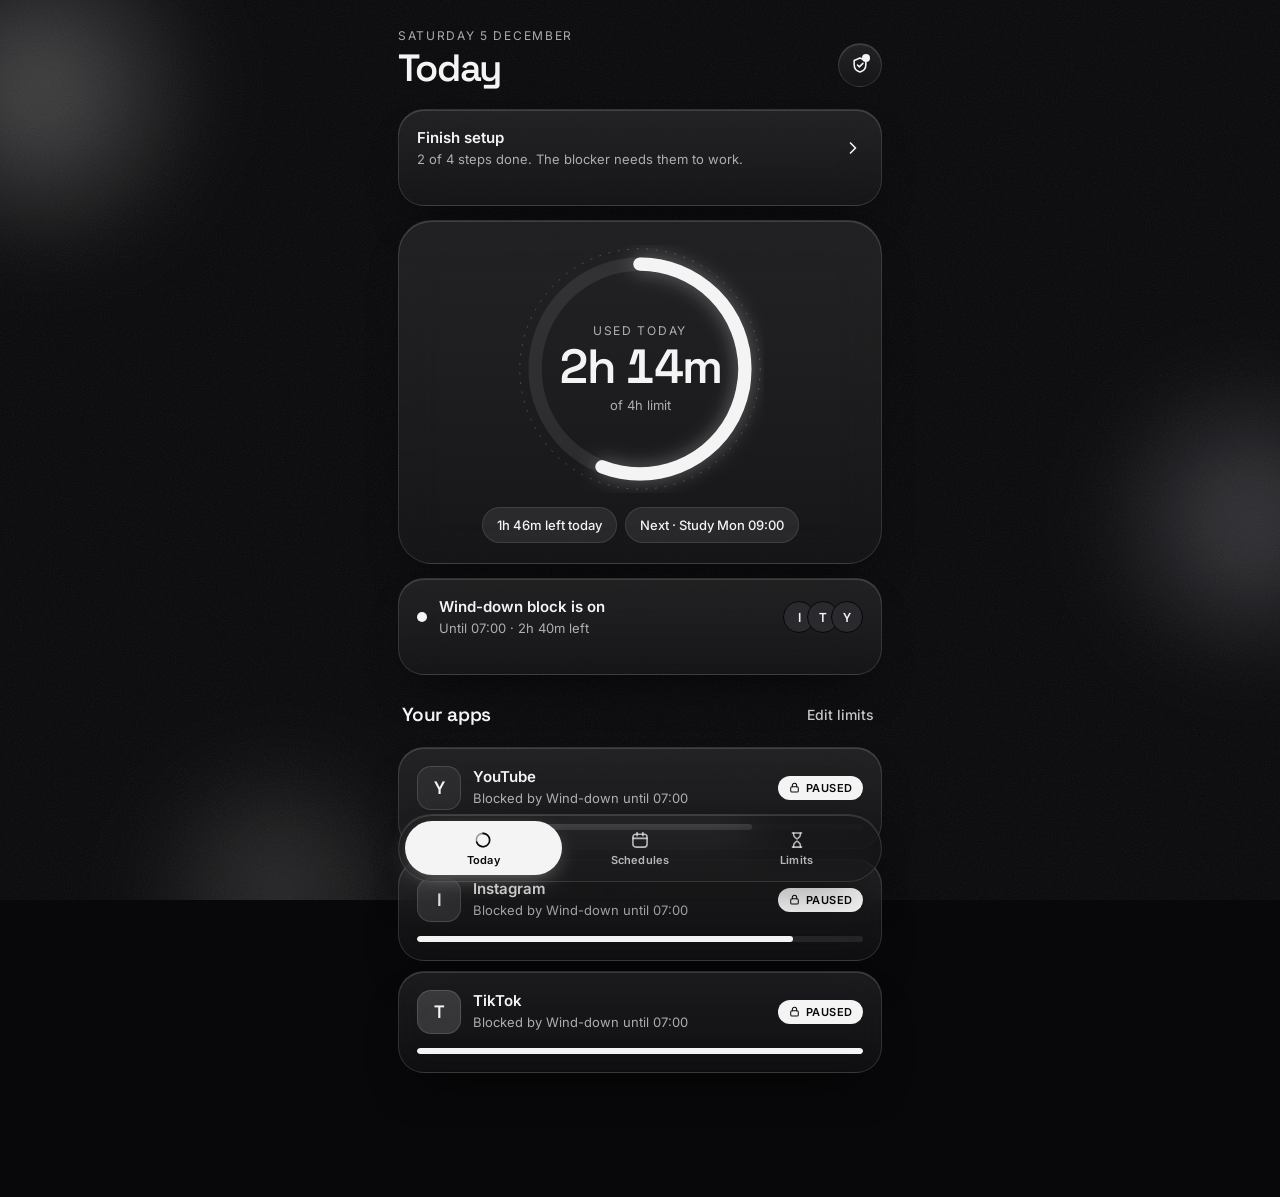
<file: app/src/main/assets/www/index.html>
<!doctype html>
<html lang="en">
<head>
<meta charset="utf-8">
<meta name="viewport" content="width=device-width, initial-scale=1, viewport-fit=cover">
<title>Smart Blocker</title>
<link rel="stylesheet" href="app.css">
</head>
<body>

<!-- Moving, blurred circles behind the glass -->
<div class="bg" aria-hidden="true">
  <div class="orb o1"></div>
  <div class="orb o2"></div>
  <div class="orb o3"></div>
  <svg class="grain"><filter id="grain"><feTurbulence type="fractalNoise" baseFrequency="0.85" numOctaves="3" stitchTiles="stitch"></feTurbulence></filter><rect width="100%" height="100%" filter="url(#grain)"></rect></svg>
</div>

<div class="app">
  <header id="head" class="head"></header>
  <main id="view" class="view"></main>
</div>

<nav id="nav" class="glass nav" aria-label="Sections"></nav>
<div id="sheet" class="sheet-layer" aria-hidden="true"></div>
<div id="toast" class="toast" role="status" aria-live="polite"></div>

<script src="app.js"></script>
</body>
</html>
</file>
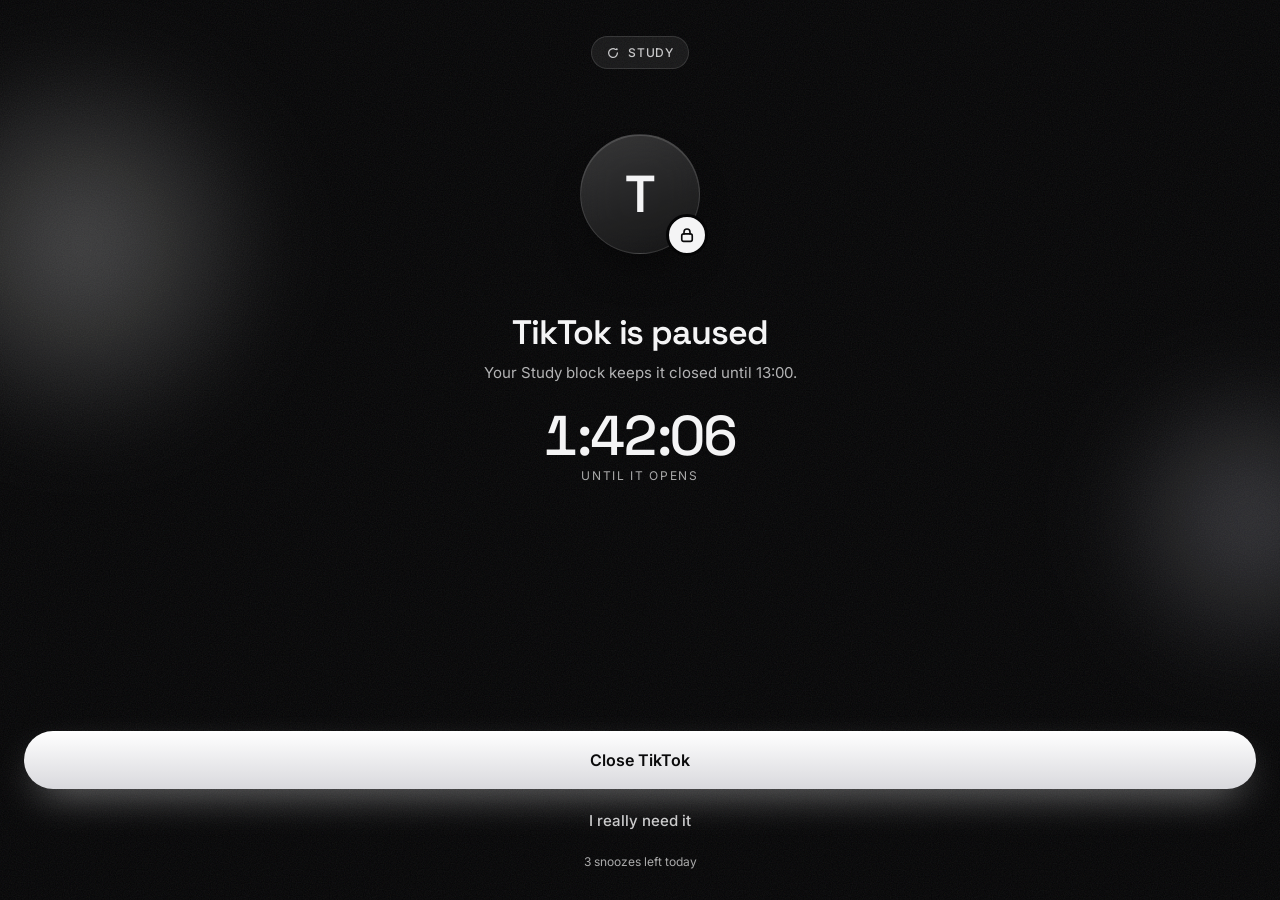
<file: app/src/main/assets/www/block.html>
<!doctype html>
<html lang="en">
<head>
<meta charset="utf-8">
<meta name="viewport" content="width=device-width, initial-scale=1, viewport-fit=cover">
<title>App paused</title>
<link rel="stylesheet" href="app.css">
</head>
<body class="block-page">

<div class="bg" aria-hidden="true">
  <div class="orb o1" style="left:-10%;top:4%;width:420px;height:420px"></div>
  <div class="orb o2"></div>
  <svg class="grain"><filter id="grain"><feTurbulence type="fractalNoise" baseFrequency="0.85" numOctaves="3" stitchTiles="stitch"></feTurbulence></filter><rect width="100%" height="100%" filter="url(#grain)"></rect></svg>
</div>

<main class="block">
  <span class="label-pill"><svg viewBox="0 0 24 24" fill="none" stroke="currentColor" stroke-width="2.2" stroke-linecap="round" aria-hidden="true"><path d="M19.5 12a7.5 7.5 0 1 1-3.2-6.15"/><circle cx="18.5" cy="5.5" r="1.6" fill="currentColor" stroke="none"/></svg><span id="label">Smart Blocker</span></span>
  <div class="halo" aria-hidden="true">
    <span class="wave"></span><span class="wave"></span><span class="wave"></span>
    <div class="glass app-orb" id="letter"></div>
    <span class="badge"><svg viewBox="0 0 24 24" fill="none" stroke="currentColor" stroke-width="2.2" stroke-linecap="round" stroke-linejoin="round"><rect x="5" y="10.5" width="14" height="10" rx="2.5"/><path d="M8 10.5V8a4 4 0 0 1 8 0v2.5"/></svg></span>
  </div>
  <h1 id="title">This app is paused</h1>
  <p class="detail" id="detail"></p>
  <div class="countdown">
    <span class="clock" id="clock" role="timer">0:00:00</span>
    <span class="cap">until it opens</span>
  </div>
</main>

<footer class="actions" id="actions"></footer>

<script>
'use strict';
/* The block screen. Kotlin (BlockActivity.kt) calls setData({...}) with the app and the reason. */
const Native = window.Android || {
  close() { console.log('In the app this goes to the home screen.'); },
  snooze() { console.log('In the app this opens the app for 5 minutes.'); return true; },
  openApp() {}
};
const $ = (s) => document.querySelector(s);
let D = null;          // data about the blocked app
let phase = 'idle';    // 'idle' | 'wait' | 'ready' | 'free'
let wait = 10;
let waitTimer = null;

function esc(t) {
  return String(t == null ? '' : t).replace(/[&<>"']/g, (c) => ({ '&': '&amp;', '<': '&lt;', '>': '&gt;', '"': '&quot;', "'": '&#39;' }[c]));
}
function pad(n) { return String(n).padStart(2, '0'); }
function snoozeText(n) { return n === 1 ? '1 snooze left today' : n + ' snoozes left today'; }

window.setData = function (data) {
  D = data;
  phase = 'idle';
  clearInterval(waitTimer);
  $('#label').textContent = D.label || 'Smart Blocker';
  $('#letter').textContent = (D.name || '?').charAt(0).toUpperCase();
  $('#title').textContent = D.title || 'This app is paused';
  $('#detail').textContent = D.detail || '';
  tick();
  drawActions();
};

function tick() {
  if (!D) return;
  const ms = Math.max(0, Number(D.until) - Date.now());
  const s = Math.floor(ms / 1000);
  $('#clock').textContent = Math.floor(s / 3600) + ':' + pad(Math.floor((s % 3600) / 60)) + ':' + pad(s % 60);
  if (ms === 0 && phase !== 'free') { phase = 'free'; drawActions(); }
}
setInterval(tick, 1000);

function drawActions() {
  const a = $('#actions');
  const name = esc(D.name || 'this app');
  if (phase === 'free') {
    a.innerHTML = '<p class="muted center">You can open ' + name + ' again.</p>' +
      '<button class="btn-primary" data-a="close">Back to home</button>';
    return;
  }
  if (phase === 'wait') {
    a.innerHTML = '<div class="wait"><span class="wait-ring">' +
      '<svg viewBox="0 0 128 128" aria-hidden="true"><circle cx="64" cy="64" r="54" fill="none" stroke="rgba(255,255,255,.1)" stroke-width="6"/>' +
      '<circle id="waitArc" class="wait-arc" cx="64" cy="64" r="54" fill="none" stroke="#f4f4f5" stroke-width="6" stroke-linecap="round" stroke-dasharray="339.29" transform="rotate(-90 64 64)" style="stroke-dashoffset:0px"/></svg>' +
      '<span class="wait-num" id="waitNum" aria-live="polite">' + wait + '</span></span>' +
      '<span class="t" id="breath">Breathe in slowly…</span>' +
      '<button class="btn-text" data-a="cancel">Cancel</button></div>';
    return;
  }
  if (phase === 'ready') {
    a.innerHTML = '<button class="glass btn-glass" data-a="snooze">Open ' + name + ' for 5 minutes</button>' +
      '<button class="btn-primary sheen" data-a="close">Never mind, close it</button>' +
      '<p class="muted small center">' + snoozeText(D.left) + '</p>';
    return;
  }
  let extra = '';
  if (D.snooze && D.left > 0) {
    extra = '<button class="btn-text" data-a="need">I really need it</button><p class="muted small center">' + snoozeText(D.left) + '</p>';
  } else {
    extra = '<p class="muted small center">' + (D.left > 0 ? 'Snoozes are off for this one.' : 'No snoozes left today.') + '</p>';
  }
  a.innerHTML = '<button class="btn-primary sheen" data-a="close">Close ' + name + '</button>' + extra;
}

function setArc() {
  const arc = $('#waitArc');
  if (arc) arc.style.strokeDashoffset = (339.29 * (1 - wait / 10)).toFixed(2) + 'px';
}

const actions = {
  close() { Native.close(); },
  need() {
    phase = 'wait';
    wait = 10;
    drawActions();
    clearInterval(waitTimer);
    waitTimer = setInterval(() => {
      wait -= 1;
      if (wait <= 0) {
        clearInterval(waitTimer);
        phase = 'ready';
        drawActions();
        return;
      }
      $('#waitNum').textContent = wait;
      $('#breath').textContent = wait > 5 ? 'Breathe in slowly…' : '…and breathe out';
      setArc();
    }, 1000);
  },
  cancel() { clearInterval(waitTimer); phase = 'idle'; drawActions(); },
  snooze() {
    const ok = Native.snooze();
    if (!ok) {
      D.snooze = false;
      D.left = 0;
      phase = 'idle';
      drawActions();
    }
  }
};

document.addEventListener('click', (e) => {
  const el = e.target.closest('[data-a]');
  if (el && actions[el.dataset.a]) actions[el.dataset.a]();
});

/* In a normal browser, show example data so you can work on the design. */
if (!window.Android) {
  window.setData({
    pkg: 'com.zhiliaoapp.musically', name: 'TikTok', title: 'TikTok is paused',
    detail: 'Your Study block keeps it closed until 13:00.', label: 'Study',
    until: Date.now() + 6128000, snooze: true, left: 3
  });
}
</script>
</body>
</html>
</file>
<file: app/src/main/assets/www/app.css>
/* =========================================================
   Smart Blocker — styles (shared by index.html and block.html)
   Glass = a see-through card that blurs what is behind it.
   ========================================================= */

/* ---------- Fonts (files are inside the app, so they work offline) ---------- */
@font-face { font-family: 'Inter'; src: url('fonts/inter-latin-400-normal.woff2') format('woff2'); font-weight: 400; font-display: swap; }
@font-face { font-family: 'Inter'; src: url('fonts/inter-latin-500-normal.woff2') format('woff2'); font-weight: 500; font-display: swap; }
@font-face { font-family: 'Inter'; src: url('fonts/inter-latin-600-normal.woff2') format('woff2'); font-weight: 600; font-display: swap; }
@font-face { font-family: 'Inter'; src: url('fonts/inter-latin-700-normal.woff2') format('woff2'); font-weight: 700; font-display: swap; }
@font-face { font-family: 'Space Grotesk'; src: url('fonts/space-grotesk-latin-500-normal.woff2') format('woff2'); font-weight: 500; font-display: swap; }
@font-face { font-family: 'Space Grotesk'; src: url('fonts/space-grotesk-latin-600-normal.woff2') format('woff2'); font-weight: 600; font-display: swap; }
@font-face { font-family: 'Space Grotesk'; src: url('fonts/space-grotesk-latin-700-normal.woff2') format('woff2'); font-weight: 700; font-display: swap; }

/* ---------- Design tokens (change these to restyle everything) ---------- */
:root {
  --bg: #08080a;
  --text: #f4f4f5;
  --muted: rgba(244, 244, 245, .68);
  --line: rgba(255, 255, 255, .08);
  --edge: rgba(255, 255, 255, .12);
  --display: 'Space Grotesk', 'Inter', system-ui, sans-serif;
  --body: 'Inter', system-ui, -apple-system, 'Segoe UI', Roboto, sans-serif;
  --ease: cubic-bezier(.2, .8, .2, 1);
  --spring: cubic-bezier(.3, 1.45, .5, 1);
}

* { box-sizing: border-box; }
html, body { margin: 0; background: var(--bg); color: var(--text); font-family: var(--body); -webkit-font-smoothing: antialiased; }
body { min-height: 100vh; overflow-x: hidden; -webkit-tap-highlight-color: transparent; -webkit-user-select: none; user-select: none; }
input { -webkit-user-select: text; user-select: text; }
button, input { font: inherit; color: inherit; }
button { cursor: pointer; }
p { margin: 0; }
b { font-weight: 600; color: var(--text); }
.sr { position: absolute; width: 1px; height: 1px; overflow: hidden; clip: rect(0 0 0 0); white-space: nowrap; }

/* ---------- Moving background ---------- */
.bg { position: fixed; inset: 0; pointer-events: none; overflow: hidden; z-index: 0; }
.orb { position: absolute; border-radius: 50%; filter: blur(40px); will-change: transform; }
.o1 { width: 360px; height: 360px; left: -140px; top: -90px; background: radial-gradient(circle, rgba(255,255,255,.28), rgba(255,255,255,0) 68%); animation: drift1 18s ease-in-out infinite; }
.o2 { width: 320px; height: 320px; right: -130px; top: 40%; background: radial-gradient(circle, rgba(165,165,175,.34), rgba(165,165,175,0) 68%); animation: drift2 23s ease-in-out infinite; }
.o3 { width: 300px; height: 300px; left: 10%; bottom: -140px; background: radial-gradient(circle, rgba(255,255,255,.16), rgba(255,255,255,0) 68%); animation: drift3 27s ease-in-out infinite; }
.grain { position: absolute; inset: 0; width: 100%; height: 100%; opacity: .08; mix-blend-mode: overlay; }
@keyframes drift1 { 0%, 100% { transform: translate(0, 0) scale(1); } 50% { transform: translate(70px, 110px) scale(1.2); } }
@keyframes drift2 { 0%, 100% { transform: translate(0, 0) scale(1); } 50% { transform: translate(-80px, -60px) scale(.88); } }
@keyframes drift3 { 0%, 100% { transform: translate(0, 0) scale(1); } 50% { transform: translate(50px, -90px) scale(1.1); } }

/* ---------- Glass ---------- */
.glass {
  background: linear-gradient(180deg, rgba(255,255,255,.085), rgba(255,255,255,.03));
  border: 1px solid var(--edge);
  box-shadow: inset 0 1px 0 rgba(255,255,255,.14), 0 24px 48px -24px rgba(0,0,0,.75);
  -webkit-backdrop-filter: blur(22px) saturate(140%);
  backdrop-filter: blur(22px) saturate(140%);
}

/* ---------- Layout helpers ---------- */
.app { position: relative; z-index: 1; max-width: 520px; margin: 0 auto; padding: 18px 18px 124px; }
.head { display: flex; align-items: flex-end; justify-content: space-between; gap: 12px; margin: 10px 0 22px; }
.head-text { display: flex; flex-direction: column; gap: 6px; min-width: 0; }
.view { display: flex; flex-direction: column; gap: 14px; }
.row { display: flex; align-items: center; gap: 12px; min-width: 0; }
.row.wrap { flex-wrap: wrap; gap: 8px; }
.row-between { display: flex; align-items: center; justify-content: space-between; gap: 12px; width: 100%; }
.row-between.top { align-items: flex-start; }
.row-between.baseline { align-items: baseline; }
.col { display: flex; flex-direction: column; gap: 3px; min-width: 0; }
.col.gap { gap: 10px; }
.grow { flex: 1; min-width: 0; }
.pad-x { padding: 4px 4px 0; }
.center { text-align: center; }
.ellipsis { overflow: hidden; text-overflow: ellipsis; white-space: nowrap; }

/* ---------- Text ---------- */
.cap { font-size: 12px; letter-spacing: .14em; text-transform: uppercase; color: var(--muted); }
.h1 { margin: 0; font-family: var(--display); font-weight: 600; font-size: 38px; letter-spacing: -.03em; line-height: 1; }
.h2 { margin: 0; font-family: var(--display); font-weight: 600; font-size: 19px; letter-spacing: -.01em; }
.t { font-size: 15px; font-weight: 600; }
.muted { font-size: 13px; line-height: 1.45; color: var(--muted); }
.small { font-size: 12px; }
.big { font-family: var(--display); font-weight: 600; font-size: 46px; letter-spacing: -.04em; line-height: 1.05; font-variant-numeric: tabular-nums; }
.dim { opacity: .42; transition: opacity .3s; }

/* ---------- Cards ---------- */
.card { border-radius: 26px; padding: 18px; display: flex; flex-direction: column; gap: 14px; width: 100%; text-align: left; color: var(--text); }
button.card { font: inherit; }
.card.inner { border-radius: 22px; padding: 16px; gap: 12px; }
.card.list { gap: 0; padding-bottom: 6px; }
.card.list > .row-between, .card.list > .h2 { margin-bottom: 8px; }

/* ---------- Ring (Today) ---------- */
.ring-card { align-items: center; border-radius: 34px; padding: 24px 18px 20px; }
.ring-wrap { position: relative; width: 248px; height: 248px; display: block; }
.ring { width: 248px; height: 248px; display: block; }
.ring-center { position: absolute; inset: 0; display: flex; flex-direction: column; align-items: center; justify-content: center; gap: 4px; }
.ring-center .big { font-size: 48px; }
.ring-fill { filter: drop-shadow(0 0 10px rgba(255,255,255,.35)); transition: stroke-dashoffset .7s var(--ease); }
.ring-in { animation: ringIn 1.6s cubic-bezier(.65, 0, .35, 1) .2s backwards; }
@keyframes ringIn { from { stroke-dashoffset: 691.15px; } }
.spin { transform-box: fill-box; transform-origin: center; animation: spin 60s linear infinite; }
@keyframes spin { to { transform: rotate(360deg); } }
.chips { display: flex; flex-wrap: wrap; justify-content: center; gap: 8px; }
.chip { padding: 9px 14px; border-radius: 999px; background: rgba(255,255,255,.08); border: 1px solid rgba(255,255,255,.1); font-size: 13px; font-weight: 500; }

/* ---------- Bars ---------- */
.bar { display: block; height: 6px; border-radius: 99px; background: rgba(255,255,255,.08); overflow: hidden; }
.bar.thin { height: 4px; }
.bar-fill { display: block; height: 100%; border-radius: 99px; background: var(--text); transform-origin: left center; transition: width .5s var(--ease); }
.bar-in { animation: barIn 1.3s var(--ease) .35s backwards; }
@keyframes barIn { from { transform: scaleX(0); } }

/* ---------- Small pieces ---------- */
.avatar { width: 44px; height: 44px; flex-shrink: 0; border-radius: 14px; display: inline-flex; align-items: center; justify-content: center; font-family: var(--display); font-weight: 600; font-size: 18px; border: 1px solid rgba(255,255,255,.14); background: rgba(255,255,255,.1); }
.avatar.md { width: 40px; height: 40px; border-radius: 13px; font-size: 16px; }
.avatar.sm { width: 32px; height: 32px; border-radius: 50%; font-size: 13px; margin-left: -8px; border: 1.5px solid var(--bg); background-color: #2a2a2e !important; }
.avatars { display: flex; padding-left: 8px; }
.pill-solid { display: inline-flex; align-items: center; gap: 5px; padding: 5px 10px; border-radius: 999px; background: var(--text); color: #0a0a0b; font-size: 11px; font-weight: 600; letter-spacing: .05em; text-transform: uppercase; white-space: nowrap; }
.pill-solid svg { width: 13px; height: 13px; }
.live-dot { width: 10px; height: 10px; border-radius: 50%; background: var(--text); flex-shrink: 0; }
.ping { animation: ping 2s cubic-bezier(0, 0, .2, 1) infinite; }
@keyframes ping { 0% { box-shadow: 0 0 0 0 rgba(255,255,255,.55); } 100% { box-shadow: 0 0 0 12px rgba(255,255,255,0); } }

/* ---------- Buttons ---------- */
.icon-btn { width: 44px; height: 44px; flex-shrink: 0; border-radius: 50%; display: inline-flex; align-items: center; justify-content: center; padding: 0; color: var(--text); transition: transform .15s; position: relative; }
.icon-btn:active, .press:active, .btn-primary:active, .btn-glass:active, button.card:active { transform: scale(.96); }
button.card { transition: transform .15s; }
.setup-btn .dot { position: absolute; top: 10px; right: 11px; width: 8px; height: 8px; border-radius: 50%; background: var(--text); }
.btn-primary { height: 58px; width: 100%; border: 0; border-radius: 999px; display: flex; align-items: center; justify-content: center; gap: 10px; background: linear-gradient(180deg, #ffffff, #d9d9dd); color: #0a0a0b; font-weight: 600; font-size: 16px; box-shadow: 0 16px 40px -14px rgba(255,255,255,.5); transition: transform .15s; text-decoration: none; }
.btn-glass { height: 58px; width: 100%; border-radius: 999px; font-weight: 600; font-size: 16px; transition: transform .15s; }
.btn-text { min-height: 48px; width: 100%; border: 0; background: none; font-size: 15px; font-weight: 500; color: rgba(244,244,245,.82); }
.btn-text.danger { color: rgba(244,244,245,.7); text-decoration: underline; text-underline-offset: 3px; }
.btn-small { align-self: flex-start; margin-top: 8px; min-height: 40px; padding: 0 16px; border-radius: 999px; border: 1px solid rgba(255,255,255,.22); background: rgba(255,255,255,.08); font-size: 14px; font-weight: 600; }
.btn-small.solid { margin: 0; background: var(--text); color: #0a0a0b; border-color: var(--text); }
.link { display: inline-flex; align-items: center; gap: 6px; min-height: 44px; padding: 0 4px; border: 0; background: none; font-size: 14px; font-weight: 500; color: rgba(244,244,245,.8); }
.link svg { width: 18px; height: 18px; }
.sheen { position: relative; overflow: hidden; }
.sheen::after { content: ""; position: absolute; top: 0; bottom: 0; left: 0; width: 40%; background: linear-gradient(100deg, rgba(255,255,255,0), rgba(255,255,255,.95), rgba(255,255,255,0)); transform: translateX(-160%); animation: sheen 4.5s ease-in-out 1.2s infinite; }
@keyframes sheen { 0% { transform: translateX(-160%); } 35%, 100% { transform: translateX(360%); } }

/* ---------- Switch ---------- */
.switch-btn { flex-shrink: 0; width: 64px; height: 44px; padding: 0; border: 0; background: none; display: flex; align-items: center; justify-content: flex-end; }
.sw { position: relative; display: block; width: 52px; height: 32px; border-radius: 999px; background: rgba(255,255,255,.08); border: 1px solid rgba(255,255,255,.2); transition: background .3s, border-color .3s; }
.sw .knob { position: absolute; top: 3px; left: 3px; width: 24px; height: 24px; border-radius: 50%; background: rgba(244,244,245,.78); transition: transform .45s var(--spring), background .3s; }
.sw.on { background: var(--text); border-color: var(--text); }
.sw.on .knob { transform: translateX(20px); background: #0a0a0b; }

/* ---------- Schedules ---------- */
.sched-main { flex: 1; min-width: 0; display: flex; flex-direction: column; align-items: flex-start; gap: 6px; padding: 0; border: 0; background: none; text-align: left; }
.time { font-family: var(--display); font-size: 30px; font-weight: 500; letter-spacing: -.02em; font-variant-numeric: tabular-nums; }
.days { display: flex; gap: 5px; }
.day { width: 30px; height: 30px; border-radius: 50%; display: flex; align-items: center; justify-content: center; font-size: 12px; font-weight: 600; background: rgba(255,255,255,.06); color: rgba(244,244,245,.62); }
.day.on { background: var(--text); color: #0a0a0b; }
.new-block { min-height: 60px; width: 100%; border-radius: 22px; display: flex; align-items: center; justify-content: center; gap: 10px; border: 1px dashed rgba(255,255,255,.3); background: rgba(255,255,255,.03); font-weight: 600; font-size: 15px; }

/* ---------- Lists (Limits, reminders) ---------- */
.li { display: flex; align-items: center; gap: 10px; padding: 10px 0; border-top: 1px solid var(--line); }
.limit-val { min-width: 58px; text-align: center; font-family: var(--display); font-size: 16px; font-weight: 600; font-variant-numeric: tabular-nums; }

/* ---------- Range slider ---------- */
input[type=range] { -webkit-appearance: none; appearance: none; width: 100%; height: 44px; background: transparent; margin: 0; }
input[type=range]::-webkit-slider-runnable-track { height: 6px; border-radius: 99px; background: rgba(255,255,255,.16); }
input[type=range]::-webkit-slider-thumb { -webkit-appearance: none; width: 28px; height: 28px; border-radius: 50%; background: var(--text); margin-top: -11px; box-shadow: 0 0 0 7px rgba(255,255,255,.12), 0 8px 18px rgba(0,0,0,.55); }
input[type=range]::-moz-range-track { height: 6px; border-radius: 99px; background: rgba(255,255,255,.16); }
input[type=range]::-moz-range-thumb { width: 28px; height: 28px; border: 0; border-radius: 50%; background: var(--text); }

/* ---------- Bottom navigation ---------- */
.nav { position: fixed; z-index: 5; left: 50%; bottom: 18px; transform: translateX(-50%); width: calc(100% - 36px); max-width: 484px; height: 68px; border-radius: 999px; padding: 6px; display: grid; grid-template-columns: repeat(3, minmax(0, 1fr)); background: rgba(24,24,27,.55); }
.nav-pill { position: absolute; top: 6px; bottom: 6px; left: 6px; width: calc((100% - 12px) / 3); border-radius: 999px; background: var(--text); box-shadow: 0 8px 24px -8px rgba(255,255,255,.45); transition: transform .55s cubic-bezier(.3, 1.25, .5, 1); }
.tab { position: relative; z-index: 1; border: 0; background: none; border-radius: 999px; display: flex; flex-direction: column; align-items: center; justify-content: center; gap: 3px; font-size: 11px; font-weight: 600; letter-spacing: .02em; color: rgba(244,244,245,.72); transition: color .35s; }
.tab.on { color: #0a0a0b; }

/* ---------- Bottom sheets (panels that slide up) ---------- */
.sheet-layer { position: fixed; inset: 0; z-index: 10; pointer-events: none; }
.sheet-layer.open { pointer-events: auto; }
.scrim { position: absolute; inset: 0; background: rgba(0,0,0,.55); opacity: 0; transition: opacity .35s; }
.sheet-layer.open .scrim { opacity: 1; }
.panel { position: absolute; left: 0; right: 0; bottom: 0; max-width: 560px; margin: 0 auto; max-height: 92%; overflow-y: auto; border-radius: 30px 30px 0 0; padding: 22px 18px 30px; display: flex; flex-direction: column; gap: 14px; background: linear-gradient(180deg, rgba(30,30,34,.92), rgba(14,14,16,.96)); transform: translateY(105%); transition: transform .5s var(--ease); scrollbar-width: none; }
.panel::-webkit-scrollbar { display: none; }
.sheet-layer.open .panel { transform: none; }
.sheet-head { display: flex; align-items: center; justify-content: space-between; gap: 12px; }

.steps { list-style: none; margin: 0; padding: 0; display: flex; flex-direction: column; }
.step { display: flex; gap: 14px; padding: 14px 0; border-top: 1px solid var(--line); }
.step-num { width: 32px; height: 32px; flex-shrink: 0; border-radius: 50%; display: flex; align-items: center; justify-content: center; font-family: var(--display); font-weight: 600; border: 1px solid rgba(255,255,255,.25); }
.step.done .step-num { background: var(--text); color: #0a0a0b; border-color: var(--text); }
.step-num svg { width: 16px; height: 16px; }
.ok { margin-top: 6px; font-size: 13px; font-weight: 600; color: var(--muted); }
.hint { display: block; margin-top: 10px; padding: 12px 14px; border-radius: 16px; background: rgba(255,255,255,.05); font-size: 12.5px; line-height: 1.5; color: var(--muted); }
.tecno { border-top: 1px solid var(--line); padding-top: 12px; }
.tecno summary { min-height: 44px; display: flex; align-items: center; font-weight: 600; cursor: pointer; }
.tecno ul, .bullets { margin: 8px 0 0; padding-left: 20px; display: flex; flex-direction: column; gap: 6px; }

.field { width: 100%; height: 56px; border-radius: 18px; padding: 0 18px; font-size: 17px; font-weight: 500; outline: none; transition: border-color .25s, box-shadow .25s; }
.field:focus { border-color: rgba(255,255,255,.55); box-shadow: 0 0 0 4px rgba(255,255,255,.08); }
.search { display: flex; align-items: center; gap: 10px; height: 52px; border-radius: 18px; padding: 0 16px; }
.search input { flex: 1; min-width: 0; height: 100%; border: 0; background: none; outline: none; font-size: 16px; }
.pick-list { display: flex; flex-direction: column; }
.pick-row { width: 100%; min-height: 60px; display: flex; align-items: center; gap: 12px; padding: 8px 4px; border: 0; border-top: 1px solid var(--line); background: none; text-align: left; }
.chk { width: 28px; height: 28px; flex-shrink: 0; border-radius: 50%; border: 1.5px solid rgba(255,255,255,.35); display: flex; align-items: center; justify-content: center; color: transparent; transition: background .3s, border-color .3s, color .3s, transform .35s var(--spring); }
.chk svg { width: 16px; height: 16px; }
.chk.on { background: var(--text); border-color: var(--text); color: #0a0a0b; transform: scale(1.06); }

.grid2 { display: grid; grid-template-columns: repeat(2, minmax(0, 1fr)); gap: 12px; }
.time-box { gap: 6px; }
.time-box .big { font-size: 40px; }
.time-box .row { gap: 8px; }
.track { position: relative; display: block; height: 12px; border-radius: 99px; background: rgba(255,255,255,.07); overflow: hidden; }
.seg-fill { position: absolute; top: 0; bottom: 0; border-radius: 99px; background: var(--text); box-shadow: 0 0 14px rgba(255,255,255,.45); }
.ticks { display: flex; justify-content: space-between; font-size: 11px; color: rgba(244,244,245,.62); font-variant-numeric: tabular-nums; }
.day-row { display: flex; justify-content: space-between; }
.dayb { width: 44px; height: 44px; border-radius: 50%; border: 1px solid rgba(255,255,255,.14); background: rgba(255,255,255,.05); display: flex; align-items: center; justify-content: center; font-size: 14px; font-weight: 600; color: rgba(244,244,245,.75); padding: 0; transition: background .3s, color .3s, transform .15s; }
.dayb:active { transform: scale(.9); }
.dayb.on { background: var(--text); border-color: var(--text); color: #0a0a0b; }
.seg-wrap { display: flex; gap: 6px; padding: 5px; border-radius: 22px; background: rgba(0,0,0,.28); border: 1px solid var(--line); }
.seg { flex: 1; min-height: 76px; border: 0; border-radius: 18px; background: none; padding: 12px 14px; display: flex; flex-direction: column; align-items: flex-start; justify-content: center; gap: 4px; text-align: left; transition: background .35s, color .35s; }
.seg .small { opacity: .75; line-height: 1.4; }
.seg.on { background: var(--text); color: #0a0a0b; animation: segOn .4s var(--spring); }
@keyframes segOn { from { transform: scale(.94); } }

/* ---------- Toast (short message at the bottom) ---------- */
.toast { position: fixed; z-index: 20; left: 50%; bottom: 100px; max-width: calc(100% - 40px); transform: translate(-50%, 20px); opacity: 0; padding: 12px 18px; border-radius: 16px; background: rgba(244,244,245,.96); color: #0a0a0b; font-size: 14px; font-weight: 500; text-align: center; pointer-events: none; transition: opacity .3s, transform .4s var(--spring); }
.toast.show { opacity: 1; transform: translate(-50%, 0); }

/* ---------- Entry animation ---------- */
.rise { animation: rise .8s var(--ease) both; }
@keyframes rise { from { opacity: 0; transform: translateY(18px) scale(.985); } to { opacity: 1; transform: none; } }

/* =========================================================
   Block screen (block.html)
   ========================================================= */
.block-page { min-height: 100vh; display: flex; flex-direction: column; background: #050506; }
.block { position: relative; z-index: 1; flex: 1; display: flex; flex-direction: column; align-items: center; text-align: center; padding: 36px 28px 0; }
.label-pill { display: inline-flex; align-items: center; gap: 8px; padding: 8px 14px; border-radius: 999px; background: rgba(255,255,255,.07); border: 1px solid rgba(255,255,255,.12); font-size: 12px; font-weight: 500; letter-spacing: .08em; text-transform: uppercase; color: rgba(244,244,245,.8); }
.label-pill svg { width: 14px; height: 14px; }
.halo { position: relative; width: 230px; height: 230px; margin-top: 10px; }
.wave { position: absolute; left: 50%; top: 50%; width: 230px; height: 230px; border-radius: 50%; border: 1px solid rgba(255,255,255,.4); transform: translate(-50%, -50%) scale(.55); opacity: 0; animation: wave 4.2s cubic-bezier(.2, .6, .3, 1) infinite; }
.wave:nth-child(2) { animation-delay: 1.4s; }
.wave:nth-child(3) { animation-delay: 2.8s; }
@keyframes wave { 0% { transform: translate(-50%, -50%) scale(.55); opacity: 0; } 25% { opacity: .7; } 100% { transform: translate(-50%, -50%) scale(1.25); opacity: 0; } }
.app-orb { position: absolute; left: 55px; top: 55px; width: 120px; height: 120px; border-radius: 50%; display: flex; align-items: center; justify-content: center; font-family: var(--display); font-size: 52px; font-weight: 600; background: linear-gradient(160deg, rgba(255,255,255,.18), rgba(255,255,255,.04)); animation: pop 1s cubic-bezier(.2, 1.4, .4, 1) both; }
@keyframes pop { from { opacity: 0; transform: scale(.6); } }
.badge { position: absolute; left: 141px; top: 135px; width: 42px; height: 42px; border-radius: 50%; display: flex; align-items: center; justify-content: center; background: var(--text); color: #0a0a0b; border: 3px solid #050506; animation: badge 1.1s cubic-bezier(.2, 1.6, .4, 1) .5s both; }
.badge svg { width: 18px; height: 18px; }
@keyframes badge { from { opacity: 0; transform: scale(0) rotate(-40deg); } }
.block h1 { margin: 6px 0 0; font-family: var(--display); font-size: 34px; font-weight: 600; letter-spacing: -.03em; line-height: 1.08; }
.block .detail { margin-top: 10px; max-width: 320px; font-size: 15px; line-height: 1.5; color: rgba(244,244,245,.72); }
.countdown { margin-top: 24px; display: flex; flex-direction: column; align-items: center; gap: 4px; }
.countdown .clock { font-family: var(--display); font-size: 56px; font-weight: 500; letter-spacing: -.03em; font-variant-numeric: tabular-nums; line-height: 1; }
.actions { position: relative; z-index: 1; padding: 20px 24px 30px; display: flex; flex-direction: column; gap: 8px; }
.wait { display: flex; flex-direction: column; align-items: center; gap: 10px; }
.wait-ring { position: relative; width: 112px; height: 112px; display: block; }
.wait-ring svg { width: 112px; height: 112px; display: block; }
.wait-arc { transition: stroke-dashoffset 1s linear; }
.wait-num { position: absolute; inset: 0; display: flex; align-items: center; justify-content: center; font-family: var(--display); font-size: 40px; font-weight: 600; font-variant-numeric: tabular-nums; animation: breath 10s ease-in-out both; }
@keyframes breath { 0% { transform: scale(1); } 50% { transform: scale(1.18); } 100% { transform: scale(.96); } }

/* ---------- Less motion for people who ask for it in Android settings ---------- */
@media (prefers-reduced-motion: reduce) {
  *, *::before, *::after { animation: none !important; transition: none !important; }
  .wave { opacity: 0; }
}
</file>
